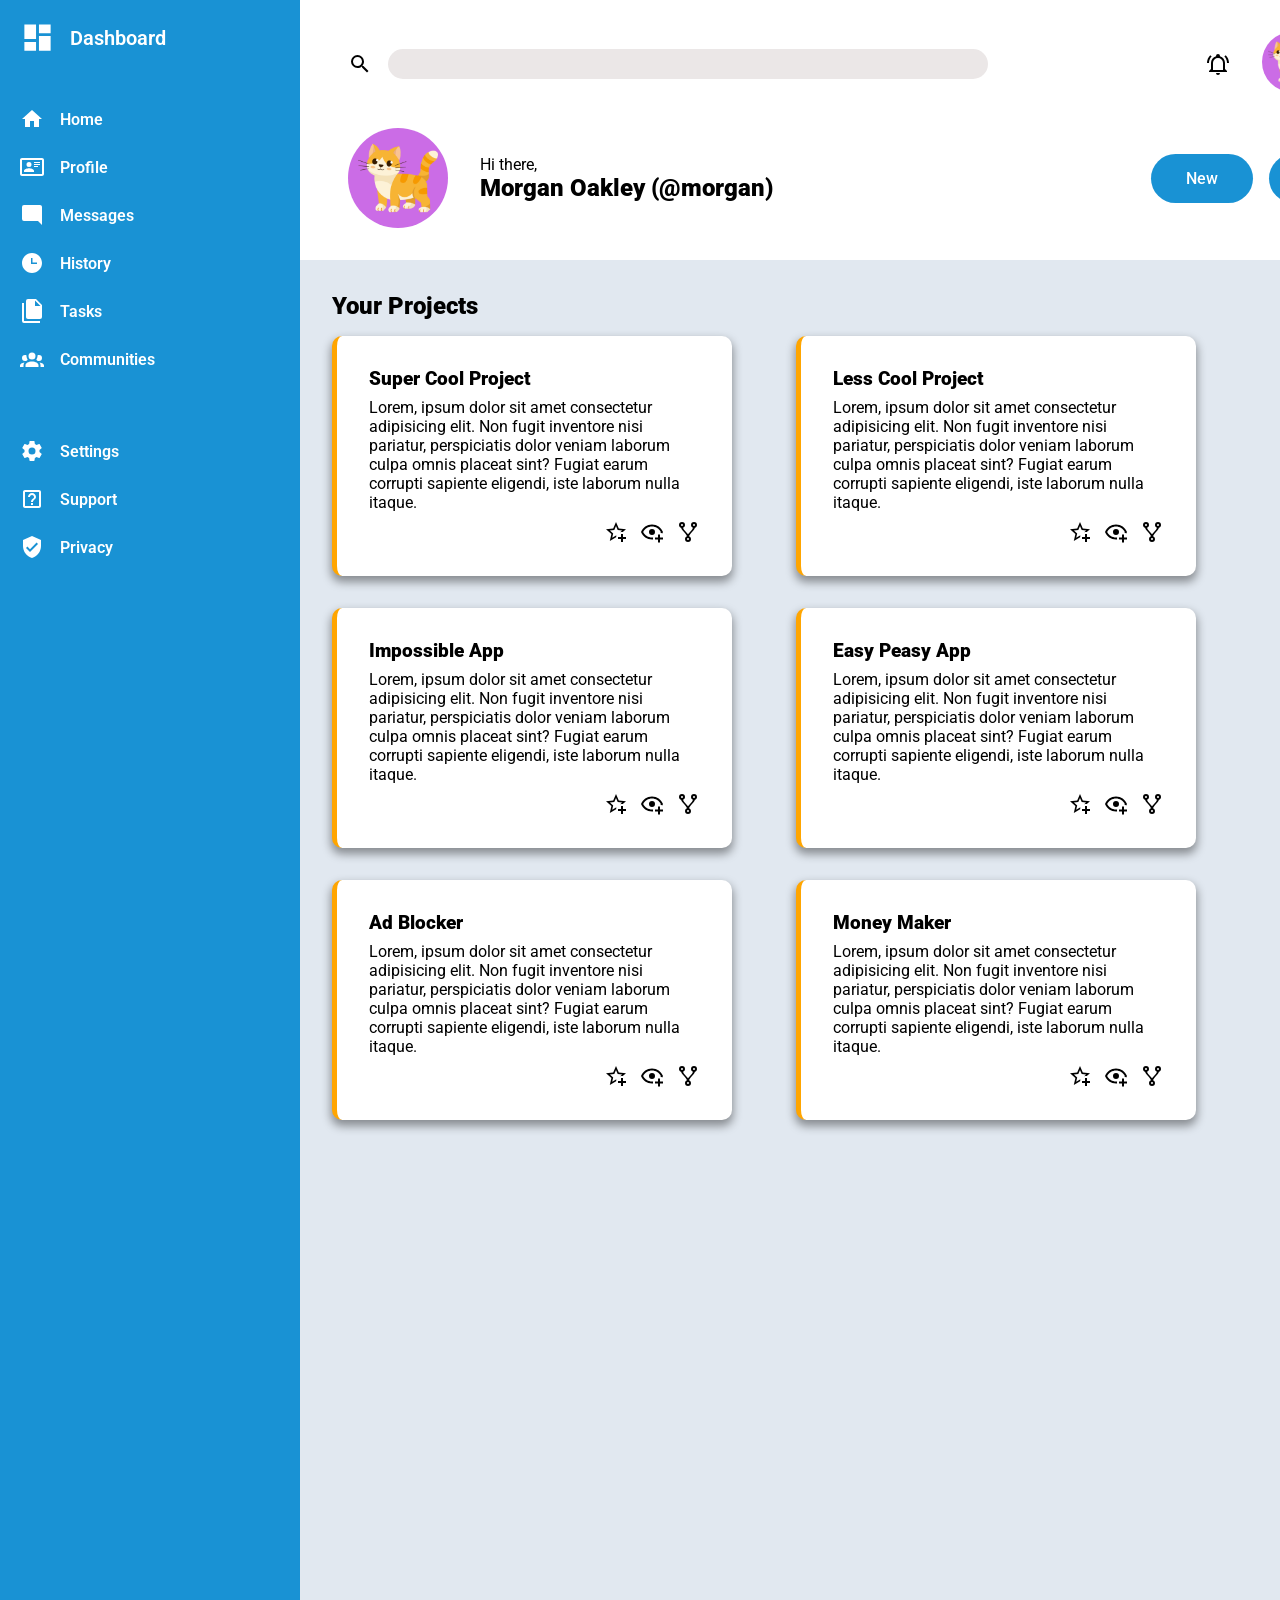
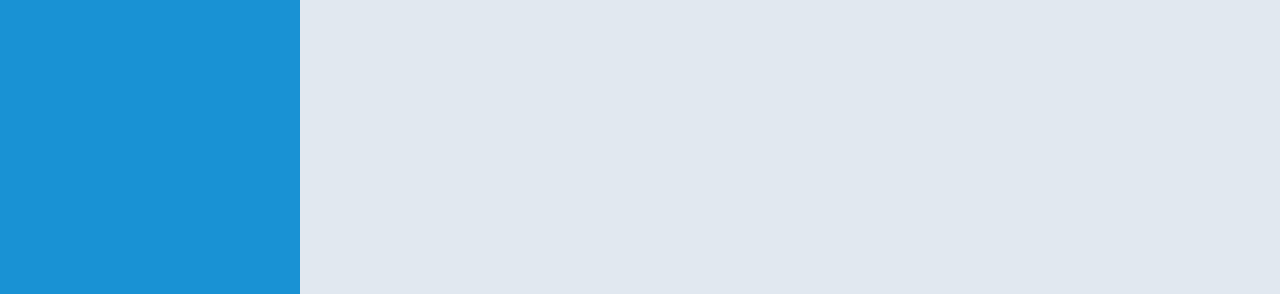
<file: advanced grid/index.html>
<!doctype html>
<html lang="en">
  <head>
    <meta charset="UTF-8" />
    <meta name="viewport" content="width=device-width, initial-scale=1.0" />
    <link rel="stylesheet" href="style.css" />
    <title>Admin Dashboard</title>
  </head>
  <body>
    <aside>
      <div id="logo">
        <svg
          xmlns="http://www.w3.org/2000/svg"
          viewBox="0 0 24 24"
          height="35px"
          width="35px"
        >
          <path d="M13,3V9H21V3M13,21H21V11H13M3,21H11V15H3M3,13H11V3H3V13Z" />
        </svg>
        <a href="#">Dashboard</a>
      </div>
      <nav>
        <div class="links">
          <span class="single-link"
            ><svg
              xmlns="http://www.w3.org/2000/svg"
              viewBox="0 0 24 24"
              height="24px"
              width="24px"
            >
              <path d="M10,20V14H14V20H19V12H22L12,3L2,12H5V20H10Z" /></svg
            ><a href="#">Home</a></span
          >
          <span class="single-link"
            ><svg
              xmlns="http://www.w3.org/2000/svg"
              viewBox="0 0 24 24"
              height="24px"
              width="24px"
            >
              <path
                d="M22,3H2C0.91,3.04 0.04,3.91 0,5V19C0.04,20.09 0.91,20.96 2,21H22C23.09,20.96 23.96,20.09 24,19V5C23.96,3.91 23.09,3.04 22,3M22,19H2V5H22V19M14,17V15.75C14,14.09 10.66,13.25 9,13.25C7.34,13.25 4,14.09 4,15.75V17H14M9,7A2.5,2.5 0 0,0 6.5,9.5A2.5,2.5 0 0,0 9,12A2.5,2.5 0 0,0 11.5,9.5A2.5,2.5 0 0,0 9,7M14,7V8H20V7H14M14,9V10H20V9H14M14,11V12H18V11H14"
              /></svg
            ><a href="#">Profile</a></span
          >
          <span class="single-link"
            ><svg
              xmlns="http://www.w3.org/2000/svg"
              viewBox="0 0 24 24"
              height="24px"
              width="24px"
            >
              <path
                d="M22,4C22,2.89 21.1,2 20,2H4A2,2 0 0,0 2,4V16A2,2 0 0,0 4,18H18L22,22V4Z"
              /></svg
            ><a href="#">Messages</a></span
          >
          <span class="single-link"
            ><svg
              xmlns="http://www.w3.org/2000/svg"
              viewBox="0 0 24 24"
              height="24px"
              width="24px"
            >
              <path
                d="M12 2C6.5 2 2 6.5 2 12C2 17.5 6.5 22 12 22C17.5 22 22 17.5 22 12S17.5 2 12 2M17 13H11V7H12.5V11.5H17V13Z"
              /></svg
            ><a href="#">History</a></span
          >
          <span class="single-link"
            ><svg
              xmlns="http://www.w3.org/2000/svg"
              viewBox="0 0 24 24"
              height="24px"
              width="24px"
            >
              <path
                d="M15,7H20.5L15,1.5V7M8,0H16L22,6V18A2,2 0 0,1 20,20H8C6.89,20 6,19.1 6,18V2A2,2 0 0,1 8,0M4,4V22H20V24H4A2,2 0 0,1 2,22V4H4Z"
              /></svg
            ><a href="#">Tasks</a></span
          >
          <span class="single-link"
            ><svg
              xmlns="http://www.w3.org/2000/svg"
              viewBox="0 0 24 24"
              height="24px"
              width="24px"
            >
              <path
                d="M12,5.5A3.5,3.5 0 0,1 15.5,9A3.5,3.5 0 0,1 12,12.5A3.5,3.5 0 0,1 8.5,9A3.5,3.5 0 0,1 12,5.5M5,8C5.56,8 6.08,8.15 6.53,8.42C6.38,9.85 6.8,11.27 7.66,12.38C7.16,13.34 6.16,14 5,14A3,3 0 0,1 2,11A3,3 0 0,1 5,8M19,8A3,3 0 0,1 22,11A3,3 0 0,1 19,14C17.84,14 16.84,13.34 16.34,12.38C17.2,11.27 17.62,9.85 17.47,8.42C17.92,8.15 18.44,8 19,8M5.5,18.25C5.5,16.18 8.41,14.5 12,14.5C15.59,14.5 18.5,16.18 18.5,18.25V20H5.5V18.25M0,20V18.5C0,17.11 1.89,15.94 4.45,15.6C3.86,16.28 3.5,17.22 3.5,18.25V20H0M24,20H20.5V18.25C20.5,17.22 20.14,16.28 19.55,15.6C22.11,15.94 24,17.11 24,18.5V20Z"
              /></svg
            ><a href="#">Communities</a></span
          >
        </div>
        <div class="links">
          <span class="single-link"
            ><svg
              xmlns="http://www.w3.org/2000/svg"
              viewBox="0 0 24 24"
              height="24px"
              width="24px"
            >
              <path
                d="M12,15.5A3.5,3.5 0 0,1 8.5,12A3.5,3.5 0 0,1 12,8.5A3.5,3.5 0 0,1 15.5,12A3.5,3.5 0 0,1 12,15.5M19.43,12.97C19.47,12.65 19.5,12.33 19.5,12C19.5,11.67 19.47,11.34 19.43,11L21.54,9.37C21.73,9.22 21.78,8.95 21.66,8.73L19.66,5.27C19.54,5.05 19.27,4.96 19.05,5.05L16.56,6.05C16.04,5.66 15.5,5.32 14.87,5.07L14.5,2.42C14.46,2.18 14.25,2 14,2H10C9.75,2 9.54,2.18 9.5,2.42L9.13,5.07C8.5,5.32 7.96,5.66 7.44,6.05L4.95,5.05C4.73,4.96 4.46,5.05 4.34,5.27L2.34,8.73C2.21,8.95 2.27,9.22 2.46,9.37L4.57,11C4.53,11.34 4.5,11.67 4.5,12C4.5,12.33 4.53,12.65 4.57,12.97L2.46,14.63C2.27,14.78 2.21,15.05 2.34,15.27L4.34,18.73C4.46,18.95 4.73,19.03 4.95,18.95L7.44,17.94C7.96,18.34 8.5,18.68 9.13,18.93L9.5,21.58C9.54,21.82 9.75,22 10,22H14C14.25,22 14.46,21.82 14.5,21.58L14.87,18.93C15.5,18.67 16.04,18.34 16.56,17.94L19.05,18.95C19.27,19.03 19.54,18.95 19.66,18.73L21.66,15.27C21.78,15.05 21.73,14.78 21.54,14.63L19.43,12.97Z"
              /></svg
            ><a href="#">Settings</a></span
          >
          <span class="single-link"
            ><svg
              xmlns="http://www.w3.org/2000/svg"
              viewBox="0 0 24 24"
              height="24px"
              width="24px"
            >
              <path
                d="M11 18H13V16H11V18M12 6C9.8 6 8 7.8 8 10H10C10 8.9 10.9 8 12 8S14 8.9 14 10C14 12 11 11.8 11 15H13C13 12.8 16 12.5 16 10C16 7.8 14.2 6 12 6M19 5V19H5V5H19M19 3H5C3.9 3 3 3.9 3 5V19C3 20.1 3.9 21 5 21H19C20.1 21 21 20.1 21 19V5C21 3.9 20.1 3 19 3Z"
              /></svg
            ><a href="#">Support</a></span
          >
          <span class="single-link"
            ><svg
              xmlns="http://www.w3.org/2000/svg"
              viewBox="0 0 24 24"
              height="24px"
              width="24px"
            >
              <path
                d="M10,17L6,13L7.41,11.59L10,14.17L16.59,7.58L18,9M12,1L3,5V11C3,16.55 6.84,21.74 12,23C17.16,21.74 21,16.55 21,11V5L12,1Z"
              /></svg
            ><a href="#">Privacy</a></span
          >
        </div>
      </nav>
    </aside>
    <header>
      <div id="search-bar">
        <svg
          xmlns="http://www.w3.org/2000/svg"
          viewBox="0 0 24 24"
          height="24px"
          width="24px"
        >
          <path
            d="M9.5,3A6.5,6.5 0 0,1 16,9.5C16,11.11 15.41,12.59 14.44,13.73L14.71,14H15.5L20.5,19L19,20.5L14,15.5V14.71L13.73,14.44C12.59,15.41 11.11,16 9.5,16A6.5,6.5 0 0,1 3,9.5A6.5,6.5 0 0,1 9.5,3M9.5,5C7,5 5,7 5,9.5C5,12 7,14 9.5,14C12,14 14,12 14,9.5C14,7 12,5 9.5,5Z"
          />
        </svg>
        <input type="text" />
      </div>
      <div id="logged-in">
        <svg
          xmlns="http://www.w3.org/2000/svg"
          viewBox="0 0 24 24"
          height="24px"
          width="24px"
        >
          <path
            d="M10,21H14A2,2 0 0,1 12,23A2,2 0 0,1 10,21M21,19V20H3V19L5,17V11C5,7.9 7.03,5.17 10,4.29C10,4.19 10,4.1 10,4A2,2 0 0,1 12,2A2,2 0 0,1 14,4C14,4.1 14,4.19 14,4.29C16.97,5.17 19,7.9 19,11V17L21,19M17,11A5,5 0 0,0 12,6A5,5 0 0,0 7,11V18H17V11M19.75,3.19L18.33,4.61C20.04,6.3 21,8.6 21,11H23C23,8.07 21.84,5.25 19.75,3.19M1,11H3C3,8.6 3.96,6.3 5.67,4.61L4.25,3.19C2.16,5.25 1,8.07 1,11Z"
          />
        </svg>
        <span>
          <img
            src="./profile-pictures/1.png"
            alt="A cartoon cat as a profile picture"
            width="60px"
            height="60px"
          />
        </span>
        <p>Morgan Oakley</p>
      </div>
    </header>
    <main>
      <section id="user-greeting">
        <div id="profile-info">
          <img
            src="./profile-pictures/1.png"
            alt="A cartoon cat as a profile picture"
          />
          <span
            ><p>Hi there,</p>
            <h1>Morgan Oakley (@morgan)</h1></span
          >
        </div>
        <div id="add-project">
          <a href="#">New</a><a href="#">Upload</a><a href="#">Share</a>
        </div>
      </section>
      <section id="your-projects">
        <h2>Your Projects</h2>
        <div class="project-cards">
          <div class="project-info">
            <h3>Super Cool Project</h3>
            <p>
              Lorem, ipsum dolor sit amet consectetur adipisicing elit. Non
              fugit inventore nisi pariatur, perspiciatis dolor veniam laborum
              culpa omnis placeat sint? Fugiat earum corrupti sapiente eligendi,
              iste laborum nulla itaque.
            </p>
            <span class="project-actions">
              <svg
                xmlns="http://www.w3.org/2000/svg"
                viewBox="0 0 24 24"
                height="24px"
                width="24px"
              >
                <path
                  d="M5.8 21L7.4 14L2 9.2L9.2 8.6L12 2L14.8 8.6L22 9.2L18.8 12H18C17.3 12 16.6 12.1 15.9 12.4L18.1 10.5L13.7 10.1L12 6.1L10.3 10.1L5.9 10.5L9.2 13.4L8.2 17.7L12 15.4L12.5 15.7C12.3 16.2 12.1 16.8 12.1 17.3L5.8 21M17 14V17H14V19H17V22H19V19H22V17H19V14H17Z"
                />
              </svg>
              <svg
                xmlns="http://www.w3.org/2000/svg"
                viewBox="0 0 24 24"
                height="24px"
                width="24px"
              >
                <path
                  d="M12,4.5C7,4.5 2.73,7.61 1,12C2.73,16.39 7,19.5 12,19.5C12.36,19.5 12.72,19.5 13.08,19.45C13.03,19.13 13,18.82 13,18.5C13,18.14 13.04,17.78 13.1,17.42C12.74,17.46 12.37,17.5 12,17.5C8.24,17.5 4.83,15.36 3.18,12C4.83,8.64 8.24,6.5 12,6.5C15.76,6.5 19.17,8.64 20.82,12C20.7,12.24 20.56,12.45 20.43,12.68C21.09,12.84 21.72,13.11 22.29,13.5C22.56,13 22.8,12.5 23,12C21.27,7.61 17,4.5 12,4.5M12,9A3,3 0 0,0 9,12A3,3 0 0,0 12,15A3,3 0 0,0 15,12A3,3 0 0,0 12,9M18,14.5V17.5H15V19.5H18V22.5H20V19.5H23V17.5H20V14.5H18Z"
                />
              </svg>
              <svg
                xmlns="http://www.w3.org/2000/svg"
                viewBox="0 0 24 24"
                height="24px"
                width="24px"
              >
                <path
                  d="M6,2A3,3 0 0,1 9,5C9,6.28 8.19,7.38 7.06,7.81C7.15,8.27 7.39,8.83 8,9.63C9,10.92 11,12.83 12,14.17C13,12.83 15,10.92 16,9.63C16.61,8.83 16.85,8.27 16.94,7.81C15.81,7.38 15,6.28 15,5A3,3 0 0,1 18,2A3,3 0 0,1 21,5C21,6.32 20.14,7.45 18.95,7.85C18.87,8.37 18.64,9 18,9.83C17,11.17 15,13.08 14,14.38C13.39,15.17 13.15,15.73 13.06,16.19C14.19,16.62 15,17.72 15,19A3,3 0 0,1 12,22A3,3 0 0,1 9,19C9,17.72 9.81,16.62 10.94,16.19C10.85,15.73 10.61,15.17 10,14.38C9,13.08 7,11.17 6,9.83C5.36,9 5.13,8.37 5.05,7.85C3.86,7.45 3,6.32 3,5A3,3 0 0,1 6,2M6,4A1,1 0 0,0 5,5A1,1 0 0,0 6,6A1,1 0 0,0 7,5A1,1 0 0,0 6,4M18,4A1,1 0 0,0 17,5A1,1 0 0,0 18,6A1,1 0 0,0 19,5A1,1 0 0,0 18,4M12,18A1,1 0 0,0 11,19A1,1 0 0,0 12,20A1,1 0 0,0 13,19A1,1 0 0,0 12,18Z"
                />
              </svg>
            </span>
          </div>
          <div class="project-info">
            <h3>Less Cool Project</h3>
            <p>
              Lorem, ipsum dolor sit amet consectetur adipisicing elit. Non
              fugit inventore nisi pariatur, perspiciatis dolor veniam laborum
              culpa omnis placeat sint? Fugiat earum corrupti sapiente eligendi,
              iste laborum nulla itaque.
            </p>
            <span class="project-actions">
              <svg
                xmlns="http://www.w3.org/2000/svg"
                viewBox="0 0 24 24"
                height="24px"
                width="24px"
              >
                <path
                  d="M5.8 21L7.4 14L2 9.2L9.2 8.6L12 2L14.8 8.6L22 9.2L18.8 12H18C17.3 12 16.6 12.1 15.9 12.4L18.1 10.5L13.7 10.1L12 6.1L10.3 10.1L5.9 10.5L9.2 13.4L8.2 17.7L12 15.4L12.5 15.7C12.3 16.2 12.1 16.8 12.1 17.3L5.8 21M17 14V17H14V19H17V22H19V19H22V17H19V14H17Z"
                />
              </svg>
              <svg
                xmlns="http://www.w3.org/2000/svg"
                viewBox="0 0 24 24"
                height="24px"
                width="24px"
              >
                <path
                  d="M12,4.5C7,4.5 2.73,7.61 1,12C2.73,16.39 7,19.5 12,19.5C12.36,19.5 12.72,19.5 13.08,19.45C13.03,19.13 13,18.82 13,18.5C13,18.14 13.04,17.78 13.1,17.42C12.74,17.46 12.37,17.5 12,17.5C8.24,17.5 4.83,15.36 3.18,12C4.83,8.64 8.24,6.5 12,6.5C15.76,6.5 19.17,8.64 20.82,12C20.7,12.24 20.56,12.45 20.43,12.68C21.09,12.84 21.72,13.11 22.29,13.5C22.56,13 22.8,12.5 23,12C21.27,7.61 17,4.5 12,4.5M12,9A3,3 0 0,0 9,12A3,3 0 0,0 12,15A3,3 0 0,0 15,12A3,3 0 0,0 12,9M18,14.5V17.5H15V19.5H18V22.5H20V19.5H23V17.5H20V14.5H18Z"
                />
              </svg>
              <svg
                xmlns="http://www.w3.org/2000/svg"
                viewBox="0 0 24 24"
                height="24px"
                width="24px"
              >
                <path
                  d="M6,2A3,3 0 0,1 9,5C9,6.28 8.19,7.38 7.06,7.81C7.15,8.27 7.39,8.83 8,9.63C9,10.92 11,12.83 12,14.17C13,12.83 15,10.92 16,9.63C16.61,8.83 16.85,8.27 16.94,7.81C15.81,7.38 15,6.28 15,5A3,3 0 0,1 18,2A3,3 0 0,1 21,5C21,6.32 20.14,7.45 18.95,7.85C18.87,8.37 18.64,9 18,9.83C17,11.17 15,13.08 14,14.38C13.39,15.17 13.15,15.73 13.06,16.19C14.19,16.62 15,17.72 15,19A3,3 0 0,1 12,22A3,3 0 0,1 9,19C9,17.72 9.81,16.62 10.94,16.19C10.85,15.73 10.61,15.17 10,14.38C9,13.08 7,11.17 6,9.83C5.36,9 5.13,8.37 5.05,7.85C3.86,7.45 3,6.32 3,5A3,3 0 0,1 6,2M6,4A1,1 0 0,0 5,5A1,1 0 0,0 6,6A1,1 0 0,0 7,5A1,1 0 0,0 6,4M18,4A1,1 0 0,0 17,5A1,1 0 0,0 18,6A1,1 0 0,0 19,5A1,1 0 0,0 18,4M12,18A1,1 0 0,0 11,19A1,1 0 0,0 12,20A1,1 0 0,0 13,19A1,1 0 0,0 12,18Z"
                />
              </svg>
            </span>
          </div>
          <div class="project-info">
            <h3>Impossible App</h3>
            <p>
              Lorem, ipsum dolor sit amet consectetur adipisicing elit. Non
              fugit inventore nisi pariatur, perspiciatis dolor veniam laborum
              culpa omnis placeat sint? Fugiat earum corrupti sapiente eligendi,
              iste laborum nulla itaque.
            </p>
            <span class="project-actions">
              <svg
                xmlns="http://www.w3.org/2000/svg"
                viewBox="0 0 24 24"
                height="24px"
                width="24px"
              >
                <path
                  d="M5.8 21L7.4 14L2 9.2L9.2 8.6L12 2L14.8 8.6L22 9.2L18.8 12H18C17.3 12 16.6 12.1 15.9 12.4L18.1 10.5L13.7 10.1L12 6.1L10.3 10.1L5.9 10.5L9.2 13.4L8.2 17.7L12 15.4L12.5 15.7C12.3 16.2 12.1 16.8 12.1 17.3L5.8 21M17 14V17H14V19H17V22H19V19H22V17H19V14H17Z"
                />
              </svg>
              <svg
                xmlns="http://www.w3.org/2000/svg"
                viewBox="0 0 24 24"
                height="24px"
                width="24px"
              >
                <path
                  d="M12,4.5C7,4.5 2.73,7.61 1,12C2.73,16.39 7,19.5 12,19.5C12.36,19.5 12.72,19.5 13.08,19.45C13.03,19.13 13,18.82 13,18.5C13,18.14 13.04,17.78 13.1,17.42C12.74,17.46 12.37,17.5 12,17.5C8.24,17.5 4.83,15.36 3.18,12C4.83,8.64 8.24,6.5 12,6.5C15.76,6.5 19.17,8.64 20.82,12C20.7,12.24 20.56,12.45 20.43,12.68C21.09,12.84 21.72,13.11 22.29,13.5C22.56,13 22.8,12.5 23,12C21.27,7.61 17,4.5 12,4.5M12,9A3,3 0 0,0 9,12A3,3 0 0,0 12,15A3,3 0 0,0 15,12A3,3 0 0,0 12,9M18,14.5V17.5H15V19.5H18V22.5H20V19.5H23V17.5H20V14.5H18Z"
                />
              </svg>
              <svg
                xmlns="http://www.w3.org/2000/svg"
                viewBox="0 0 24 24"
                height="24px"
                width="24px"
              >
                <path
                  d="M6,2A3,3 0 0,1 9,5C9,6.28 8.19,7.38 7.06,7.81C7.15,8.27 7.39,8.83 8,9.63C9,10.92 11,12.83 12,14.17C13,12.83 15,10.92 16,9.63C16.61,8.83 16.85,8.27 16.94,7.81C15.81,7.38 15,6.28 15,5A3,3 0 0,1 18,2A3,3 0 0,1 21,5C21,6.32 20.14,7.45 18.95,7.85C18.87,8.37 18.64,9 18,9.83C17,11.17 15,13.08 14,14.38C13.39,15.17 13.15,15.73 13.06,16.19C14.19,16.62 15,17.72 15,19A3,3 0 0,1 12,22A3,3 0 0,1 9,19C9,17.72 9.81,16.62 10.94,16.19C10.85,15.73 10.61,15.17 10,14.38C9,13.08 7,11.17 6,9.83C5.36,9 5.13,8.37 5.05,7.85C3.86,7.45 3,6.32 3,5A3,3 0 0,1 6,2M6,4A1,1 0 0,0 5,5A1,1 0 0,0 6,6A1,1 0 0,0 7,5A1,1 0 0,0 6,4M18,4A1,1 0 0,0 17,5A1,1 0 0,0 18,6A1,1 0 0,0 19,5A1,1 0 0,0 18,4M12,18A1,1 0 0,0 11,19A1,1 0 0,0 12,20A1,1 0 0,0 13,19A1,1 0 0,0 12,18Z"
                />
              </svg>
            </span>
          </div>
          <div class="project-info">
            <h3>Easy Peasy App</h3>
            <p>
              Lorem, ipsum dolor sit amet consectetur adipisicing elit. Non
              fugit inventore nisi pariatur, perspiciatis dolor veniam laborum
              culpa omnis placeat sint? Fugiat earum corrupti sapiente eligendi,
              iste laborum nulla itaque.
            </p>
            <span class="project-actions">
              <svg
                xmlns="http://www.w3.org/2000/svg"
                viewBox="0 0 24 24"
                height="24px"
                width="24px"
              >
                <path
                  d="M5.8 21L7.4 14L2 9.2L9.2 8.6L12 2L14.8 8.6L22 9.2L18.8 12H18C17.3 12 16.6 12.1 15.9 12.4L18.1 10.5L13.7 10.1L12 6.1L10.3 10.1L5.9 10.5L9.2 13.4L8.2 17.7L12 15.4L12.5 15.7C12.3 16.2 12.1 16.8 12.1 17.3L5.8 21M17 14V17H14V19H17V22H19V19H22V17H19V14H17Z"
                />
              </svg>
              <svg
                xmlns="http://www.w3.org/2000/svg"
                viewBox="0 0 24 24"
                height="24px"
                width="24px"
              >
                <path
                  d="M12,4.5C7,4.5 2.73,7.61 1,12C2.73,16.39 7,19.5 12,19.5C12.36,19.5 12.72,19.5 13.08,19.45C13.03,19.13 13,18.82 13,18.5C13,18.14 13.04,17.78 13.1,17.42C12.74,17.46 12.37,17.5 12,17.5C8.24,17.5 4.83,15.36 3.18,12C4.83,8.64 8.24,6.5 12,6.5C15.76,6.5 19.17,8.64 20.82,12C20.7,12.24 20.56,12.45 20.43,12.68C21.09,12.84 21.72,13.11 22.29,13.5C22.56,13 22.8,12.5 23,12C21.27,7.61 17,4.5 12,4.5M12,9A3,3 0 0,0 9,12A3,3 0 0,0 12,15A3,3 0 0,0 15,12A3,3 0 0,0 12,9M18,14.5V17.5H15V19.5H18V22.5H20V19.5H23V17.5H20V14.5H18Z"
                />
              </svg>
              <svg
                xmlns="http://www.w3.org/2000/svg"
                viewBox="0 0 24 24"
                height="24px"
                width="24px"
              >
                <path
                  d="M6,2A3,3 0 0,1 9,5C9,6.28 8.19,7.38 7.06,7.81C7.15,8.27 7.39,8.83 8,9.63C9,10.92 11,12.83 12,14.17C13,12.83 15,10.92 16,9.63C16.61,8.83 16.85,8.27 16.94,7.81C15.81,7.38 15,6.28 15,5A3,3 0 0,1 18,2A3,3 0 0,1 21,5C21,6.32 20.14,7.45 18.95,7.85C18.87,8.37 18.64,9 18,9.83C17,11.17 15,13.08 14,14.38C13.39,15.17 13.15,15.73 13.06,16.19C14.19,16.62 15,17.72 15,19A3,3 0 0,1 12,22A3,3 0 0,1 9,19C9,17.72 9.81,16.62 10.94,16.19C10.85,15.73 10.61,15.17 10,14.38C9,13.08 7,11.17 6,9.83C5.36,9 5.13,8.37 5.05,7.85C3.86,7.45 3,6.32 3,5A3,3 0 0,1 6,2M6,4A1,1 0 0,0 5,5A1,1 0 0,0 6,6A1,1 0 0,0 7,5A1,1 0 0,0 6,4M18,4A1,1 0 0,0 17,5A1,1 0 0,0 18,6A1,1 0 0,0 19,5A1,1 0 0,0 18,4M12,18A1,1 0 0,0 11,19A1,1 0 0,0 12,20A1,1 0 0,0 13,19A1,1 0 0,0 12,18Z"
                />
              </svg>
            </span>
          </div>
          <div class="project-info">
            <h3>Ad Blocker</h3>
            <p>
              Lorem, ipsum dolor sit amet consectetur adipisicing elit. Non
              fugit inventore nisi pariatur, perspiciatis dolor veniam laborum
              culpa omnis placeat sint? Fugiat earum corrupti sapiente eligendi,
              iste laborum nulla itaque.
            </p>
            <span class="project-actions">
              <svg
                xmlns="http://www.w3.org/2000/svg"
                viewBox="0 0 24 24"
                height="24px"
                width="24px"
              >
                <path
                  d="M5.8 21L7.4 14L2 9.2L9.2 8.6L12 2L14.8 8.6L22 9.2L18.8 12H18C17.3 12 16.6 12.1 15.9 12.4L18.1 10.5L13.7 10.1L12 6.1L10.3 10.1L5.9 10.5L9.2 13.4L8.2 17.7L12 15.4L12.5 15.7C12.3 16.2 12.1 16.8 12.1 17.3L5.8 21M17 14V17H14V19H17V22H19V19H22V17H19V14H17Z"
                />
              </svg>
              <svg
                xmlns="http://www.w3.org/2000/svg"
                viewBox="0 0 24 24"
                height="24px"
                width="24px"
              >
                <path
                  d="M12,4.5C7,4.5 2.73,7.61 1,12C2.73,16.39 7,19.5 12,19.5C12.36,19.5 12.72,19.5 13.08,19.45C13.03,19.13 13,18.82 13,18.5C13,18.14 13.04,17.78 13.1,17.42C12.74,17.46 12.37,17.5 12,17.5C8.24,17.5 4.83,15.36 3.18,12C4.83,8.64 8.24,6.5 12,6.5C15.76,6.5 19.17,8.64 20.82,12C20.7,12.24 20.56,12.45 20.43,12.68C21.09,12.84 21.72,13.11 22.29,13.5C22.56,13 22.8,12.5 23,12C21.27,7.61 17,4.5 12,4.5M12,9A3,3 0 0,0 9,12A3,3 0 0,0 12,15A3,3 0 0,0 15,12A3,3 0 0,0 12,9M18,14.5V17.5H15V19.5H18V22.5H20V19.5H23V17.5H20V14.5H18Z"
                />
              </svg>
              <svg
                xmlns="http://www.w3.org/2000/svg"
                viewBox="0 0 24 24"
                height="24px"
                width="24px"
              >
                <path
                  d="M6,2A3,3 0 0,1 9,5C9,6.28 8.19,7.38 7.06,7.81C7.15,8.27 7.39,8.83 8,9.63C9,10.92 11,12.83 12,14.17C13,12.83 15,10.92 16,9.63C16.61,8.83 16.85,8.27 16.94,7.81C15.81,7.38 15,6.28 15,5A3,3 0 0,1 18,2A3,3 0 0,1 21,5C21,6.32 20.14,7.45 18.95,7.85C18.87,8.37 18.64,9 18,9.83C17,11.17 15,13.08 14,14.38C13.39,15.17 13.15,15.73 13.06,16.19C14.19,16.62 15,17.72 15,19A3,3 0 0,1 12,22A3,3 0 0,1 9,19C9,17.72 9.81,16.62 10.94,16.19C10.85,15.73 10.61,15.17 10,14.38C9,13.08 7,11.17 6,9.83C5.36,9 5.13,8.37 5.05,7.85C3.86,7.45 3,6.32 3,5A3,3 0 0,1 6,2M6,4A1,1 0 0,0 5,5A1,1 0 0,0 6,6A1,1 0 0,0 7,5A1,1 0 0,0 6,4M18,4A1,1 0 0,0 17,5A1,1 0 0,0 18,6A1,1 0 0,0 19,5A1,1 0 0,0 18,4M12,18A1,1 0 0,0 11,19A1,1 0 0,0 12,20A1,1 0 0,0 13,19A1,1 0 0,0 12,18Z"
                />
              </svg>
            </span>
          </div>
          <div class="project-info">
            <h3>Money Maker</h3>
            <p>
              Lorem, ipsum dolor sit amet consectetur adipisicing elit. Non
              fugit inventore nisi pariatur, perspiciatis dolor veniam laborum
              culpa omnis placeat sint? Fugiat earum corrupti sapiente eligendi,
              iste laborum nulla itaque.
            </p>
            <span class="project-actions">
              <svg
                xmlns="http://www.w3.org/2000/svg"
                viewBox="0 0 24 24"
                height="24px"
                width="24px"
              >
                <path
                  d="M5.8 21L7.4 14L2 9.2L9.2 8.6L12 2L14.8 8.6L22 9.2L18.8 12H18C17.3 12 16.6 12.1 15.9 12.4L18.1 10.5L13.7 10.1L12 6.1L10.3 10.1L5.9 10.5L9.2 13.4L8.2 17.7L12 15.4L12.5 15.7C12.3 16.2 12.1 16.8 12.1 17.3L5.8 21M17 14V17H14V19H17V22H19V19H22V17H19V14H17Z"
                />
              </svg>
              <svg
                xmlns="http://www.w3.org/2000/svg"
                viewBox="0 0 24 24"
                height="24px"
                width="24px"
              >
                <path
                  d="M12,4.5C7,4.5 2.73,7.61 1,12C2.73,16.39 7,19.5 12,19.5C12.36,19.5 12.72,19.5 13.08,19.45C13.03,19.13 13,18.82 13,18.5C13,18.14 13.04,17.78 13.1,17.42C12.74,17.46 12.37,17.5 12,17.5C8.24,17.5 4.83,15.36 3.18,12C4.83,8.64 8.24,6.5 12,6.5C15.76,6.5 19.17,8.64 20.82,12C20.7,12.24 20.56,12.45 20.43,12.68C21.09,12.84 21.72,13.11 22.29,13.5C22.56,13 22.8,12.5 23,12C21.27,7.61 17,4.5 12,4.5M12,9A3,3 0 0,0 9,12A3,3 0 0,0 12,15A3,3 0 0,0 15,12A3,3 0 0,0 12,9M18,14.5V17.5H15V19.5H18V22.5H20V19.5H23V17.5H20V14.5H18Z"
                />
              </svg>
              <svg
                xmlns="http://www.w3.org/2000/svg"
                viewBox="0 0 24 24"
                height="24px"
                width="24px"
              >
                <path
                  d="M6,2A3,3 0 0,1 9,5C9,6.28 8.19,7.38 7.06,7.81C7.15,8.27 7.39,8.83 8,9.63C9,10.92 11,12.83 12,14.17C13,12.83 15,10.92 16,9.63C16.61,8.83 16.85,8.27 16.94,7.81C15.81,7.38 15,6.28 15,5A3,3 0 0,1 18,2A3,3 0 0,1 21,5C21,6.32 20.14,7.45 18.95,7.85C18.87,8.37 18.64,9 18,9.83C17,11.17 15,13.08 14,14.38C13.39,15.17 13.15,15.73 13.06,16.19C14.19,16.62 15,17.72 15,19A3,3 0 0,1 12,22A3,3 0 0,1 9,19C9,17.72 9.81,16.62 10.94,16.19C10.85,15.73 10.61,15.17 10,14.38C9,13.08 7,11.17 6,9.83C5.36,9 5.13,8.37 5.05,7.85C3.86,7.45 3,6.32 3,5A3,3 0 0,1 6,2M6,4A1,1 0 0,0 5,5A1,1 0 0,0 6,6A1,1 0 0,0 7,5A1,1 0 0,0 6,4M18,4A1,1 0 0,0 17,5A1,1 0 0,0 18,6A1,1 0 0,0 19,5A1,1 0 0,0 18,4M12,18A1,1 0 0,0 11,19A1,1 0 0,0 12,20A1,1 0 0,0 13,19A1,1 0 0,0 12,18Z"
                />
              </svg>
            </span>
          </div>
        </div>
      </section>
      <div class="right-panel">
        <section id="announcements">
          <h2>Announcements</h2>
          <div class="announcement-items">
            <div class="announcement-item">
              <h3>Site Maintenance</h3>
              <p>
                Lorem ipsum, dolor sit amet consectetur adipisicing elit. Omnis
                aperiam suscipit nihil deleniti blanditiis necessitatibus fugiat
                eaque qui ducimus, esse facilis dolorum repellendus rerum?
                Voluptates sunt eaque est voluptas vero.
              </p>
            </div>

            <div class="announcement-item">
              <h3>Community Share Day</h3>
              <p>
                Lorem ipsum, dolor sit amet consectetur adipisicing elit. Omnis
                aperiam suscipit nihil deleniti blanditiis necessitatibus fugiat
                eaque qui ducimus, esse facilis dolorum repellendus rerum?
                Voluptates sunt eaque est voluptas vero.
              </p>
            </div>

            <div class="announcement-item">
              <h3>Updated Privacy Policy</h3>
              <p>
                Lorem ipsum, dolor sit amet consectetur adipisicing elit. Omnis
                aperiam suscipit nihil deleniti blanditiis necessitatibus fugiat
                eaque qui ducimus, esse facilis dolorum repellendus rerum?
                Voluptates sunt eaque est voluptas vero.
              </p>
            </div>
          </div>
        </section>
        <section id="trending">
          <h2>Trending</h2>
          <div class="trending-items">
            <div class="trending-item">
              <img
                src="./profile-pictures/2.png"
                alt="A cartoon snake as a profile picture"
                width="60px"
                height="60px"
              />
              <span
                ><p class="name-tag">@tegan</p>
                <p>World Peace Builder</p></span
              >
            </div>
            <div class="trending-item">
              <img
                src="./profile-pictures/1.png"
                alt="A cartoon cat as a profile picture"
                width="60px"
                height="60px"
              />
              <span
                ><p class="name-tag">@morgan</p>
                <p>Super Cool Project</p></span
              >
            </div>
            <div class="trending-item">
              <img
                src="./profile-pictures/4.png"
                alt="A cartoon bird as a profile picture"
                width="60px"
                height="60px"
              />
              <span
                ><p class="name-tag">@kendall</p>
                <p>Life Changing App</p></span
              >
            </div>
            <div class="trending-item">
              <img
                src="./profile-pictures/3.png"
                alt="A cartoon lion as a profile picture"
                width="60px"
                height="60px"
              />
              <span
                ><p class="name-tag">@alex</p>
                <p>No Traffic Maker</p></span
              >
            </div>
          </div>
        </section>
      </div>
    </main>
  </body>
</html>
</file>
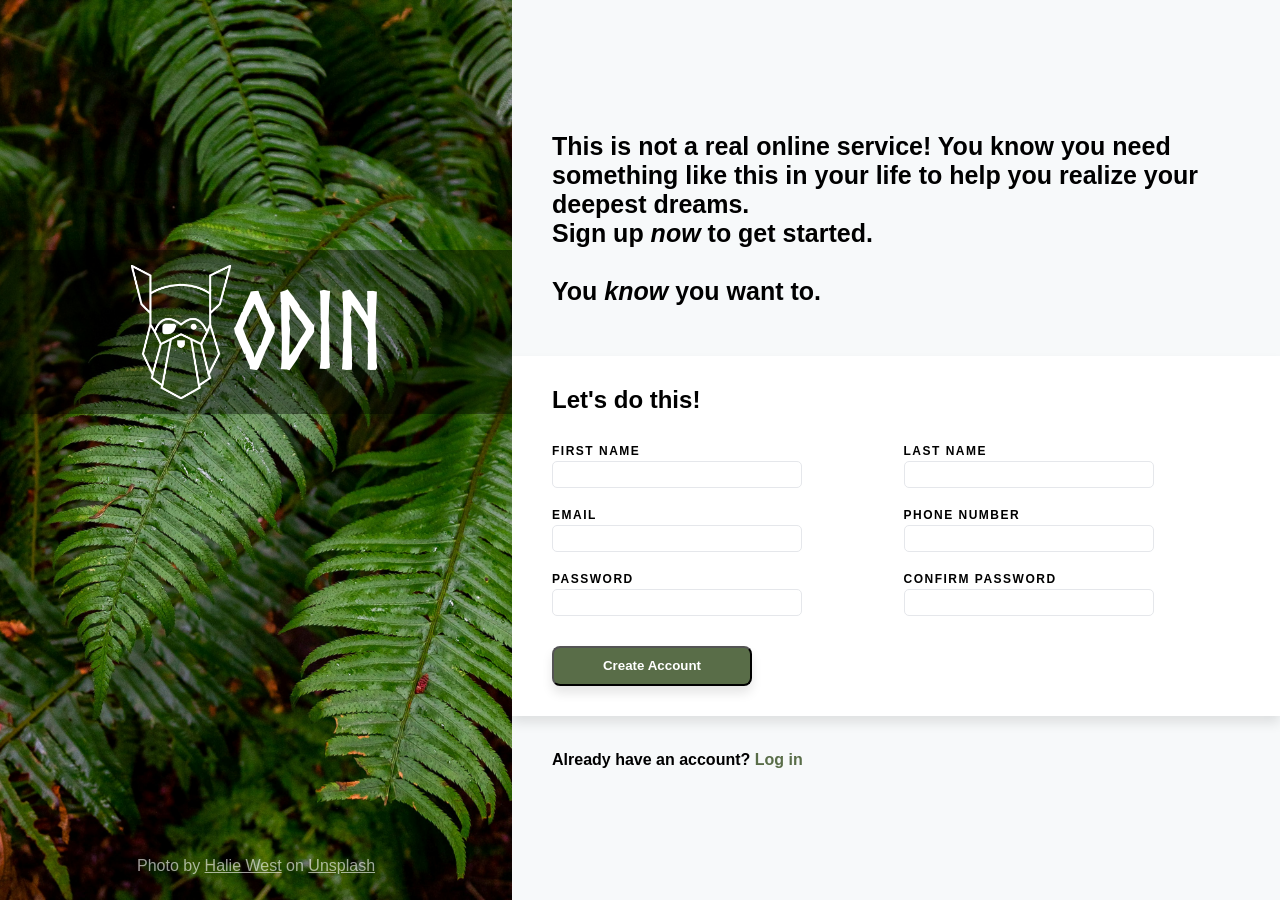
<file: form project/index.html>
<!doctype html>
<html lang="en">
  <head>
    <meta charset="UTF-8" />
    <meta name="viewport" content="width=device-width, initial-scale=1.0" />
    <link rel="stylesheet" href="style.css" />
    <title>Form</title>
  </head>
  <body>
    <main>
      <div id="left">
        <div id="logo-banner">
          <img src="odin-lined.png" alt="The Odin Project logo" />
          <h1>ODIN</h1>
        </div>
        <p id="photo-credit">
          Photo by
          <a
            href="https://unsplash.com/@haliewestphoto?utm_source=unsplash&utm_medium=referral&utm_content=creditCopyText"
            >Halie West</a
          >
          on
          <a
            href="https://unsplash.com/photos/green-leaf-plant-in-close-up-photography-25xggax4bSA?utm_source=unsplash&utm_medium=referral&utm_content=creditCopyText"
            >Unsplash</a
          >
        </p>
      </div>
      <div id="right">
        <p id="intro">
          This is not a real online service! You know you need something like
          this in your life to help you realize your deepest dreams. <br />
          Sign up <em>now</em> to get started. <br />
          <br />
          You <em>know</em> you want to.
        </p>
        <div id="form-section">
          <h2>Let's do this!</h2>
          <form action="" method="post">
            <fieldset>
              <div>
                <label for="first_name">First name</label>
                <input type="text" id="first_name" name="first_name" />
              </div>
              <div>
                <label for="last_name">Last name</label>
                <input type="text" id="last_name" name="last_name" />
              </div>
            </fieldset>
            <fieldset>
              <div>
                <label for="user_email">Email</label>
                <input type="email" id="user_email" name="user_email" />
              </div>
              <div>
                <label for="user_phonenumber">Phone number</label>
                <input
                  type="text"
                  id="user_phonenumber"
                  name="user_phonenumber"
                />
              </div>
            </fieldset>
            <fieldset>
              <div>
                <label for="user_password">Password</label>
                <input
                  type="password"
                  id="user_password"
                  name="user_password"
                />
              </div>
              <div>
                <label for="user_password_again">Confirm Password</label>
                <input
                  type="password"
                  id="user_password_again"
                  name="user_password_again"
                />
              </div>
            </fieldset>
            <button type="submit">Create Account</button>
          </form>
        </div>
        <p id="account-already">
          Already have an account? <a href="#">Log in</a>
        </p>
      </div>
    </main>
  </body>
</html>

<!--
      -->
</file>
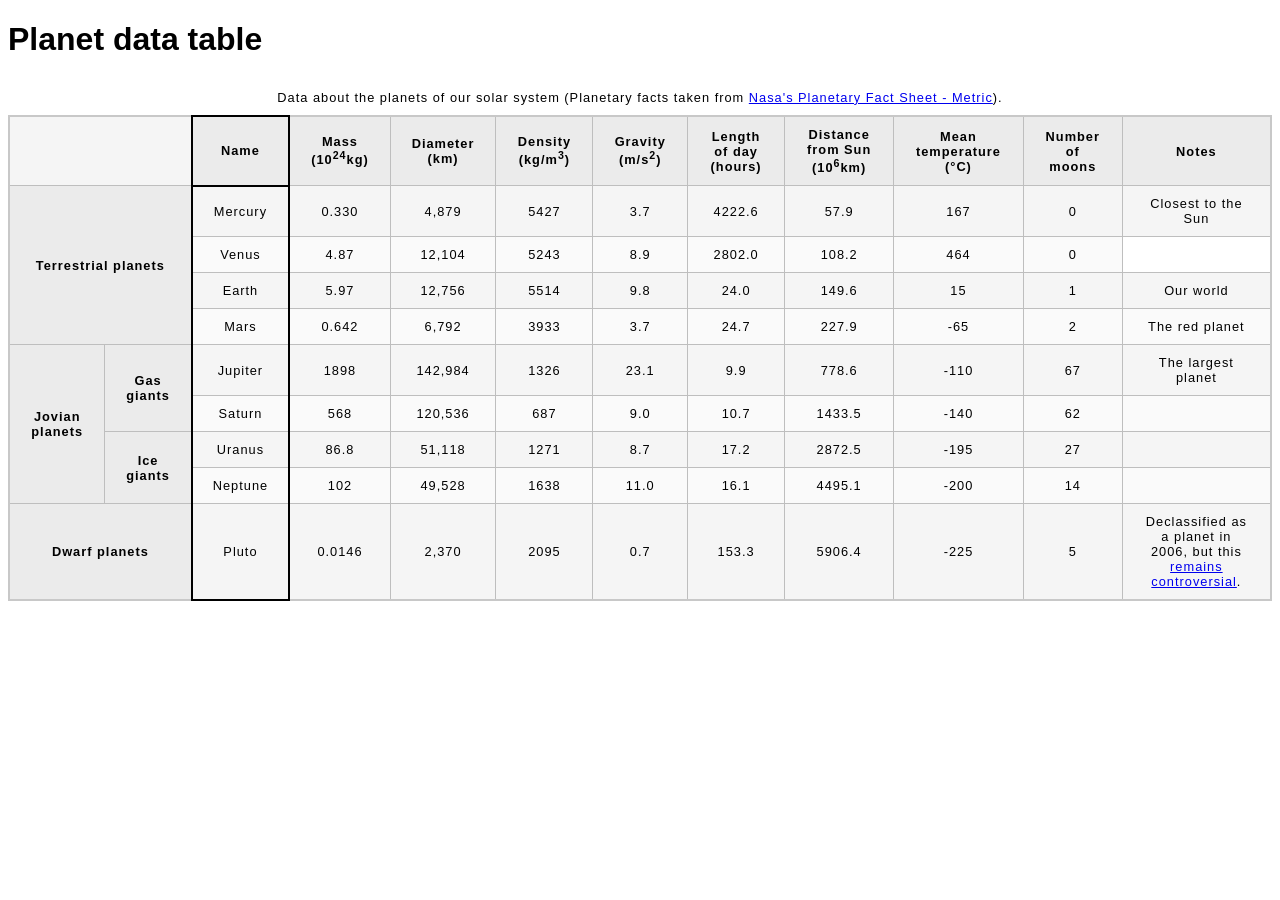
<file: learning tables/index.html>
<!doctype html>
<html lang="en-US">
  <head>
    <meta charset="utf-8" />
    <meta name="viewport" content="width=device-width" />
    <title>Planet data table</title>
    <link href="style.css" rel="stylesheet" type="text/css" />
  </head>
  <body>
    <h1>Planet data table</h1>
    <table>
      <caption>
        Data about the planets of our solar system (Planetary facts taken from
        <a href="http://nssdc.gsfc.nasa.gov/planetary/factsheet/"
          >Nasa's Planetary Fact Sheet - Metric</a
        >).
      </caption>

      <colgroup>
        <col span="2" />
        <col class="column-border" />
        <col span="9" />
      </colgroup>
      <thead>
        <tr>
          <td colspan="2">&nbsp;</td>
          <th class="column-border">Name</th>
          <th>Mass (10<sup>24</sup>kg)</th>
          <th>Diameter (km)</th>
          <th>Density (kg/m<sup>3</sup>)</th>
          <th>Gravity (m/s<sup>2</sup>)</th>
          <th>Length of day (hours)</th>
          <th>Distance from Sun (10<sup>6</sup>km)</th>
          <th>Mean temperature (°C)</th>
          <th>Number of moons</th>
          <th>Notes</th>
        </tr>
      </thead>
      <tbody>
        <tr>
          <th colspan="2" rowspan="4">Terrestrial planets</th>
          <td>Mercury</td>
          <td>0.330</td>
          <td>4,879</td>
          <td>5427</td>
          <td>3.7</td>
          <td>4222.6</td>
          <td>57.9</td>
          <td>167</td>
          <td>0</td>
          <td>Closest to the Sun</td>
        </tr>
        <tr>
          <td>Venus</td>
          <td>4.87</td>
          <td>12,104</td>
          <td>5243</td>
          <td>8.9</td>
          <td>2802.0</td>
          <td>108.2</td>
          <td>464</td>
          <td>0</td>
        </tr>
        <tr>
          <td>Earth</td>
          <td>5.97</td>
          <td>12,756</td>
          <td>5514</td>
          <td>9.8</td>
          <td>24.0</td>
          <td>149.6</td>
          <td>15</td>
          <td>1</td>
          <td>Our world</td>
        </tr>
        <tr>
          <td>Mars</td>
          <td>0.642</td>
          <td>6,792</td>
          <td>3933</td>
          <td>3.7</td>
          <td>24.7</td>
          <td>227.9</td>
          <td>-65</td>
          <td>2</td>
          <td>The red planet</td>
        </tr>
        <tr>
          <th rowspan="4">Jovian planets</th>
          <th rowspan="2">Gas giants</th>
          <td>Jupiter</td>
          <td>1898</td>
          <td>142,984</td>
          <td>1326</td>
          <td>23.1</td>
          <td>9.9</td>
          <td>778.6</td>
          <td>-110</td>
          <td>67</td>
          <td>The largest planet</td>
        </tr>
        <tr>
          <td>Saturn</td>
          <td>568</td>
          <td>120,536</td>
          <td>687</td>
          <td>9.0</td>
          <td>10.7</td>
          <td>1433.5</td>
          <td>-140</td>
          <td>62</td>
          <td></td>
        </tr>
        <tr>
          <th rowspan="2">Ice giants</th>
          <td>Uranus</td>
          <td>86.8</td>
          <td>51,118</td>
          <td>1271</td>
          <td>8.7</td>
          <td>17.2</td>
          <td>2872.5</td>
          <td>-195</td>
          <td>27</td>
          <td></td>
        </tr>
        <tr>
          <td>Neptune</td>
          <td>102</td>
          <td>49,528</td>
          <td>1638</td>
          <td>11.0</td>
          <td>16.1</td>
          <td>4495.1</td>
          <td>-200</td>
          <td>14</td>
          <td></td>
        </tr>
        <tr>
          <th colspan="2">Dwarf planets</th>
          <td>Pluto</td>
          <td>0.0146</td>
          <td>2,370</td>
          <td>2095</td>
          <td>0.7</td>
          <td>153.3</td>
          <td>5906.4</td>
          <td>-225</td>
          <td>5</td>
          <td>
            Declassified as a planet in 2006, but this
            <a
              href="http://www.usatoday.com/story/tech/2014/10/02/pluto-planet-solar-system/16578959/"
              >remains controversial</a
            >.
          </td>
        </tr>
      </tbody>
    </table>
  </body>
</html>
</file>
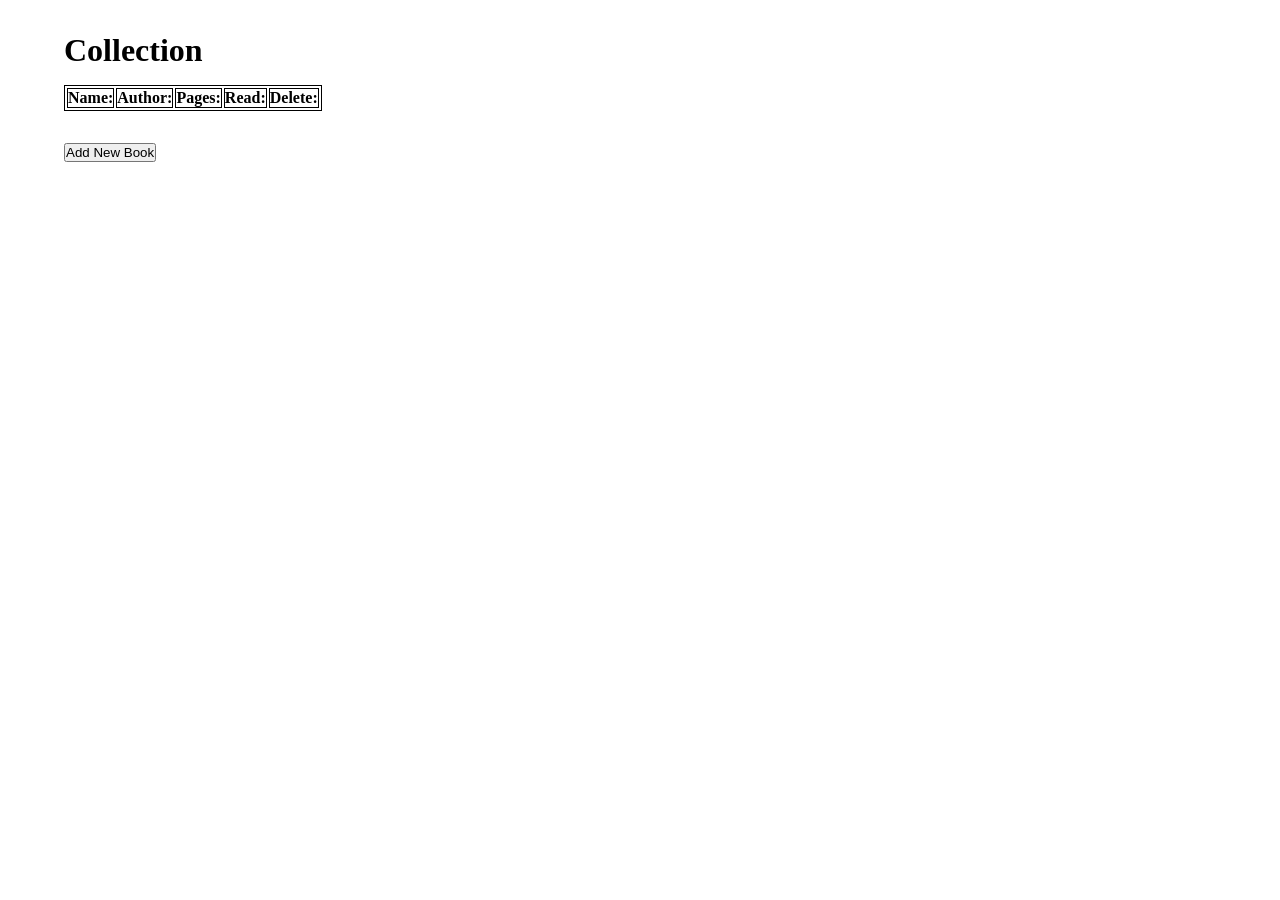
<file: library/index.html>
<!doctype html>
<html lang="en">
  <head>
    <meta charset="UTF-8" />
    <meta name="viewport" content="width=device-width, initial-scale=1.0" />
    <title>Library</title>
    <link rel="stylesheet" href="style.css" />
  </head>
  <body>
    <main>
      <h1>Collection</h1>
      <table id="my-library-table">
        <tr>
          <th>Name:</th>
          <th>Author:</th>
          <th>Pages:</th>
          <th>Read:</th>
          <th>Delete:</th>
        </tr>
      </table>
      <button id="add-btn">Add New Book</button>
      <form id="new-book" class="hidden">
        <div>
          <label for="title">Title:</label>
          <input type="text" name="title" id="title" />
        </div>
        <div>
          <label for="author">Author:</label>
          <input type="text" name="author" id="author" />
        </div>
        <div>
          <label for="pages">How many pages:</label>
          <input type="number" name="pages" id="pages" />
        </div>
        <div>
          <label for="read">Read?</label>
          <input type="checkbox" name="read" id="read" />
        </div>
        <button>Submit</button>
      </form>
    </main>
  </body>
  <script src="script.js"></script>
</html>
</file>
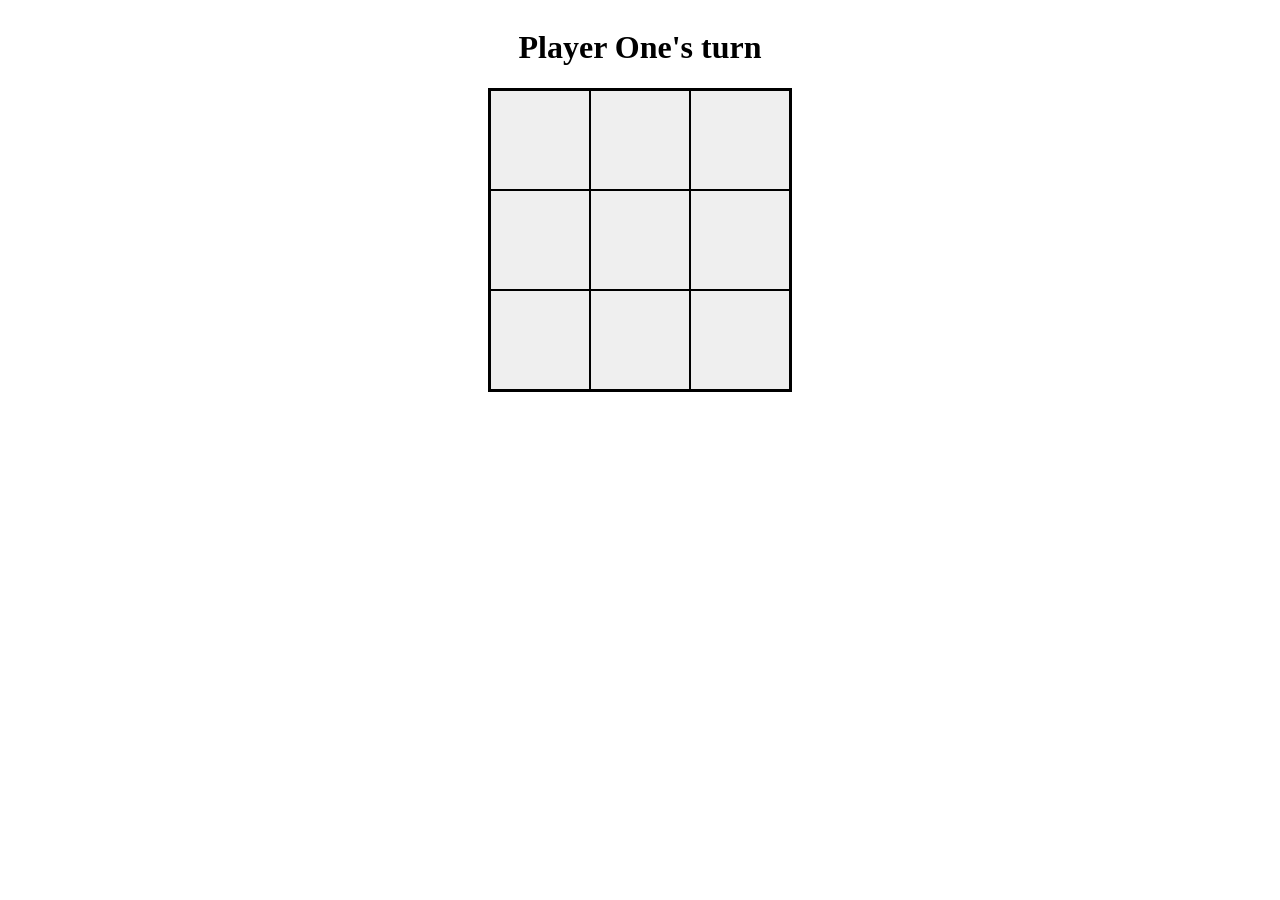
<file: tic-tac-toe/index.html>
<!doctype html>
<html lang="en">
  <head>
    <meta charset="UTF-8" />
    <meta name="viewport" content="width=device-width, initial-scale=1.0" />
    <title>Tic-Tac-Toe</title>
    <link rel="stylesheet" href="style.css" />
  </head>
  <body>
    <div class="container">
     <h1 class="turn"></div>
     <div class="board"></div>
     <div class="winner hidden"></div>
   </div>
  </body>
  <script src="script.js"></script>
</html>
</file>
<file: advanced grid/style.css>
@layer fonts {
  /* roboto-regular - latin */
  @font-face {
    font-display: swap; /* Check https://developer.mozilla.org/en-US/docs/Web/CSS/@font-face/font-display for other options. */
    font-family: "Roboto";
    font-style: normal;
    font-weight: 400;
    src: url("./fonts/roboto-v51-latin-regular.woff2") format("woff2"); /* Chrome 36+, Opera 23+, Firefox 39+, Safari 12+, iOS 10+ */
  }
  /* roboto-500 - latin */
  @font-face {
    font-display: swap; /* Check https://developer.mozilla.org/en-US/docs/Web/CSS/@font-face/font-display for other options. */
    font-family: "Roboto";
    font-style: normal;
    font-weight: 500;
    src: url("./fonts/roboto-v51-latin-500.woff2") format("woff2"); /* Chrome 36+, Opera 23+, Firefox 39+, Safari 12+, iOS 10+ */
  }
  /* roboto-600 - latin */
  @font-face {
    font-display: swap; /* Check https://developer.mozilla.org/en-US/docs/Web/CSS/@font-face/font-display for other options. */
    font-family: "Roboto";
    font-style: normal;
    font-weight: 600;
    src: url("./fonts/roboto-v51-latin-600.woff2") format("woff2"); /* Chrome 36+, Opera 23+, Firefox 39+, Safari 12+, iOS 10+ */
  }
  /* roboto-900 - latin */
  @font-face {
    font-display: swap; /* Check https://developer.mozilla.org/en-US/docs/Web/CSS/@font-face/font-display for other options. */
    font-family: "Roboto";
    font-style: normal;
    font-weight: 900;
    src: url("./fonts/roboto-v51-latin-900.woff2") format("woff2"); /* Chrome 36+, Opera 23+, Firefox 39+, Safari 12+, iOS 10+ */
  }
}
* {
  box-sizing: border-box;
  margin: 0;
  padding: 0;
  font-family: "Roboto", sans-serif;
}
body {
  display: grid;
  grid-template-areas:
    "aside head"
    "aside main";
}
@layer aside {
  aside {
    grid-area: aside;
    width: 300px;
    background: #1992d4;
  }
  #logo {
    display: flex;
    align-items: center;
    margin: 1.25rem !important;
    padding: 20px;
    gap: 15px;
  }
  #logo svg {
    fill: white;
  }
  #logo a {
    font-size: 20px;
  }
  #logo a,
  nav a {
    text-decoration: none;
    color: white;
    font-weight: 600;
  }

  .links {
    display: flex;
    flex-direction: column;
    flex-wrap: nowrap;
    gap: 1.5rem;
    margin: 1.25rem !important;
  }
  .links:first-child {
    padding-bottom: 3rem !important;
    padding-top: 2rem !important;
  }
  .single-link {
    display: flex;
    flex-direction: row;
    flex-wrap: nowrap;
    align-items: center;
    gap: 1rem;
  }
  .single-link:hover {
    cursor: pointer;
  }
  .single-link svg {
    fill: white;
  }
}

@layer header {
  header {
    grid-area: head;
    display: flex;
    justify-content: space-between;
    padding: 2rem 3rem !important;
  }
  #search-bar {
    display: flex;
    align-items: center;
    gap: 1rem;
  }
  #search-bar input {
    background-color: rgb(235, 231, 231);
    border: none;
    height: 30px;
    width: 600px;
    border-radius: 15px;
  }
  #logged-in {
    display: flex;
    align-items: center;
    gap: 2rem;
  }
  #logged-in span img {
    border-radius: 50%;
  }
  #logged-in p {
    font-weight: 600;
    font-size: 1.5rem;
  }
}
@layer main {
  main {
    grid-area: main;
    display: grid;
    grid-template-areas:
      "top top"
      "projects right-side";
  }
  #user-greeting {
    grid-area: top;
    display: flex;
    align-items: center;
    justify-content: space-between;
    padding: 0 3rem 2rem 3rem !important;
  }
  #profile-info {
    display: flex;
    align-items: center;
    gap: 2rem;
  }
  #profile-info img {
    width: 100px;
    height: 100px;
    border-radius: 50%;
  }
  #add-project {
    display: flex;
    gap: 1rem;
  }
  #add-project a {
    text-decoration: none;
    background: #1992d4;
    color: white;
    padding: 15px 35px !important;
    border-radius: 30px;
    font-weight: 500;
  }
  #your-projects {
    grid-area: projects;
    background: rgb(225, 232, 240);
    padding: 2rem !important;
  }
  #your-projects h2,
  #announcements h2,
  #trending h2 {
    margin-bottom: 1rem !important;
  }
  .project-cards {
    display: grid;
    grid-template-columns: repeat(2, calc(400px + 2rem));
    gap: 2rem;
  }
  .project-info {
    background: white;
    border-left: 5px solid orange;
    border-radius: 10px;
    padding: 2rem !important;
    width: 400px;
    -webkit-box-shadow: 0px 5px 10px 1px rgba(0, 0, 0, 0.4);
    box-shadow: 0px 5px 10px 1px rgba(0, 0, 0, 0.4);
    display: flex;
    flex-direction: column;
    gap: 0.5rem;
  }
  .project-actions {
    align-self: flex-end;
    display: flex;
    gap: 0.75rem;
  }
  .right-panel {
    grid-area: right-side;
    background: rgb(225, 232, 240);
    padding: 2rem !important;
  }
  #announcements {
    margin-bottom: 2rem !important;
  }
  .announcement-items {
    background-color: white;
    padding: 2rem 3rem !important;
    border-radius: 10px;
    -webkit-box-shadow: 0px 5px 10px 1px rgba(0, 0, 0, 0.4);
    box-shadow: 0px 5px 10px 1px rgba(0, 0, 0, 0.4);
    display: flex;
    flex-direction: column;
    gap: 1rem;
  }
  .trending-items {
    background: white;
    padding: 2rem 3rem !important;
    border-radius: 10px;
    -webkit-box-shadow: 0px 5px 10px 1px rgba(0, 0, 0, 0.4);
    box-shadow: 0px 5px 10px 1px rgba(0, 0, 0, 0.4);
    display: flex;
    flex-direction: column;
    gap: 1.5rem;
  }
  .trending-item {
    display: flex;
    align-items: center;
    gap: 1rem;
  }
  .trending-item img {
    border-radius: 50%;
  }
  .name-tag {
    font-weight: 500;
  }
}
</file>
<file: form project/style.css>
@font-face {
  font-family: Norse;
  src: url("./fonts/Norse.otf") format("opentype");
}

* {
  font-family: Arial, Helvetica, sans-serif;
  box-sizing: border-box;
  margin: 0;
  padding: 0;
}
h1 {
  font-family: "Norse", sans-serif;
  color: white;
  font-size: 100px;
}
h2 {
  margin-bottom: 20px;
}
main {
  display: flex;
  width: 100%;
  flex-direction: row;
  flex-wrap: nowrap;
  height: 100vh;
}
/*----LEFT SIDE----*/
#left {
  display: flex;
  flex-direction: column;
  width: 40%;
  background-image: url("halie-west-25xggax4bSA-unsplash.jpg");
  background-position: center;
  background-size: cover;
  background-repeat: no-repeat;
  justify-content: space-between;
  align-items: center;
  padding-bottom: 25px;
}
#logo-banner {
  background: rgba(0, 0, 0, 0.4);
  display: flex;
  flex-direction: row;
  align-items: center;
  justify-content: center;
  margin-top: 250px;
  width: 100%;
  padding: 15px;
}
#logo-banner img {
  width: 100px;
}
#photo-credit,
#photo-credit a {
  color: rgba(255, 255, 255, 0.6);
}
/*----RIGHT SIDE----*/
#right {
  display: flex;
  flex-direction: column;
  justify-content: center;
  width: 60%;
  background: #f7f9fa;
}
#intro {
  font-weight: 600;
  font-size: 25px;
  padding-left: 40px;
  padding-right: 60px;
  padding-bottom: 50px;
}
#form-section {
  padding: 30px 40px;
  background: white;
  box-shadow: 0px 7px 11px 0px rgba(0, 0, 0, 0.1);
}
#account-already {
  padding-left: 40px;
  font-weight: 600;
  padding-top: 35px;
}
#account-already a {
  color: #596d48;
  text-decoration: none;
}
#account-already a:hover {
  text-decoration: underline;
}
/*----FORM----*/
input {
  border: 1px solid #e5e7eb;
  width: 250px;
  padding: 5px;
  border-radius: 5px;
  margin-top: 3px;
}
input:user-invalid {
  border: 1px solid red;
}
input:focus {
  /*border: 1px solid blue;*/ /*My browser added the blue border automaticly, so I don't know if this is needed.*/
  box-shadow: 5px 5px 11px 0px rgba(0, 0, 0, 0.22);
}
fieldset {
  border: none;
  display: grid;
  grid-template-columns: repeat(2, 1fr);
  grid-template-rows: repeat(1, 1fr);
  gap: 15px;
}
fieldset div {
  display: flex;
  flex-direction: column;
  margin: 10px 0;
}
label {
  text-transform: uppercase;
  font-size: 12px;
  font-weight: bold;
  letter-spacing: 1.5px;
}
button {
  width: 200px;
  height: 40px;
  border-radius: 8px;
  background: #596d48;
  color: white;
  font-weight: bold;
  box-shadow: 0px 7px 11px 0px rgba(0, 0, 0, 0.1);
  margin-top: 20px;
  cursor: pointer;
}
</file>
<file: learning tables/style.css>
html {
  font-family: sans-serif;
}

table {
  border-collapse: collapse;
  border: 2px solid rgb(200 200 200);
  letter-spacing: 1px;
  font-size: 0.8rem;
}

td,
th {
  border: 1px solid rgb(190 190 190);
  padding: 10px 20px;
}

th {
  background-color: rgb(235 235 235);
}

td {
  text-align: center;
}

tr:nth-child(even) td {
  background-color: rgb(250 250 250);
}

tr:nth-child(odd) td {
  background-color: rgb(245 245 245);
}

caption {
  padding: 10px;
}

.column-border {
  border: 2px solid black;
}
</file>
<file: library/style.css>
* {
  box-sizing: border-box;
  margin: 1rem;
  padding: 0;
}

table {
  border: 1px solid black;
}
th,
td {
  border: 1px solid black;
}
.hidden {
  display: none;
}
</file>
<file: tic-tac-toe/style.css>
body {
  display: flex;
  flex-direction: column;
  align-items: center;
}
.board {
  display: grid;
  height: 300px;
  width: 300px;
  grid-template-columns: repeat(3, 1fr);
  grid-template-rows: repeat(3, 1fr);
  border: 2px solid black;
}
.cell {
  display: flex;
  justify-content: center;
  align-items: center;
  text-align: center;
  font-size: 2rem;
  border: 1px solid black;
  cursor: pointer;
}
.hidden {
  display: none;
}
</file>
